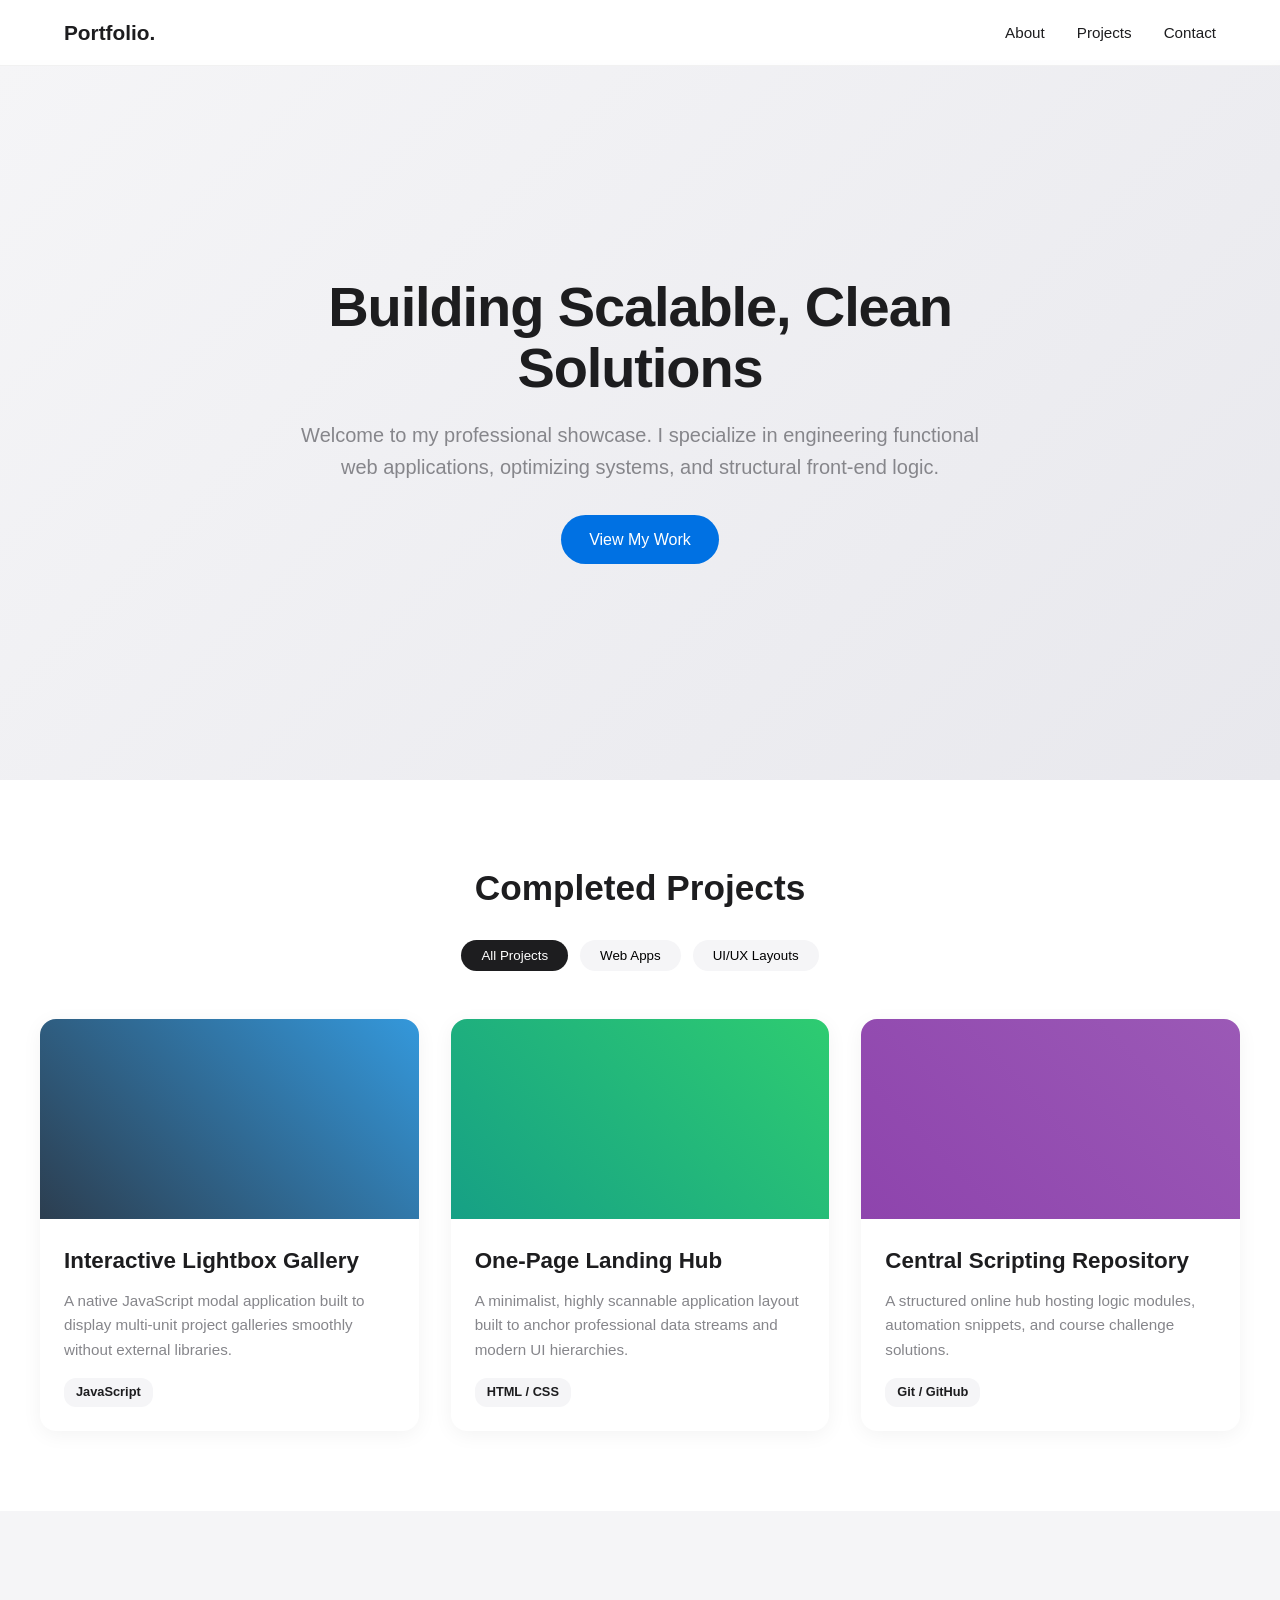
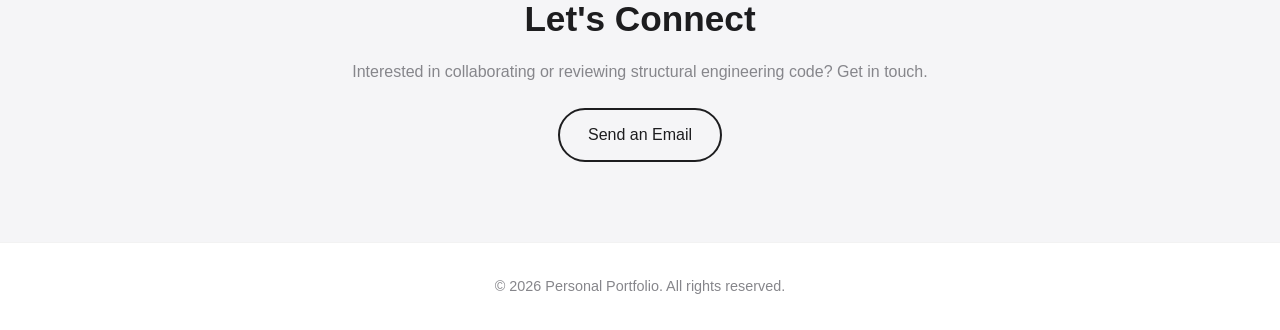
<file: Portfolio-Website-Submission/index.html>
<!DOCTYPE html>
<html lang="en">
<head>
    <meta charset="UTF-8">
    <meta name="viewport" content="width=device-width, initial-scale=1.0">
    <title>Professional Project Portfolio</title>
    <link rel="stylesheet" href="style.css">
</head>
<body>

    <nav class="navbar">
        <div class="nav-container">
            <a href="#" class="logo">Portfolio.</a>
            <ul class="nav-links">
                <li><a href="#about">About</a></li>
                <li><a href="#projects">Projects</a></li>
                <li><a href="#contact">Contact</a></li>
            </ul>
        </div>
    </nav>

    <header class="hero" id="about">
        <div class="hero-content">
            <h1>Building Scalable, Clean Solutions</h1>
            <p>Welcome to my professional showcase. I specialize in engineering functional web applications, optimizing systems, and structural front-end logic.</p>
            <a href="#projects" class="btn">View My Work</a>
        </div>
    </header>

    <section class="projects-section" id="projects">
        <div class="section-container">
            <h2 class="section-title">Completed Projects</h2>
            
            <div class="filter-buttons">
                <button class="filter-btn active" data-filter="all">All Projects</button>
                <button class="filter-btn" data-filter="web">Web Apps</button>
                <button class="filter-btn" data-filter="design">UI/UX Layouts</button>
            </div>

            <div class="projects-grid">
                <div class="project-card" data-category="web">
                    <div class="card-image img-one"></div>
                    <div class="card-content">
                        <h3>Interactive Lightbox Gallery</h3>
                        <p>A native JavaScript modal application built to display multi-unit project galleries smoothly without external libraries.</p>
                        <span class="tag">JavaScript</span>
                    </div>
                </div>

                <div class="project-card" data-category="design">
                    <div class="card-image img-two"></div>
                    <div class="card-content">
                        <h3>One-Page Landing Hub</h3>
                        <p>A minimalist, highly scannable application layout built to anchor professional data streams and modern UI hierarchies.</p>
                        <span class="tag">HTML / CSS</span>
                    </div>
                </div>

                <div class="project-card" data-category="web">
                    <div class="card-image img-three"></div>
                    <div class="card-content">
                        <h3>Central Scripting Repository</h3>
                        <p>A structured online hub hosting logic modules, automation snippets, and course challenge solutions.</p>
                        <span class="tag">Git / GitHub</span>
                    </div>
                </div>
            </div>
        </div>
    </section>

    <section class="contact-section" id="contact">
        <div class="contact-container">
            <h2>Let's Connect</h2>
            <p>Interested in collaborating or reviewing structural engineering code? Get in touch.</p>
            <a href="mailto:your-email@example.com" class="btn outline">Send an Email</a>
        </div>
    </section>

    <footer>
        <p>&copy; <span id="year"></span> Personal Portfolio. All rights reserved.</p>
    </footer>

    <script src="script.js"></script>
</body>
</html>
</file>
<file: Portfolio-Website-Submission/style.css>
/* Core Variables & Resets */
:root {
    --primary: #0071e3;
    --dark: #1d1d1f;
    --light: #f5f5f7;
    --white: #ffffff;
    --grey: #86868b;
    --transition: all 0.3s cubic-bezier(0.25, 0.8, 0.25, 1);
}

* {
    box-sizing: border-box;
    margin: 0;
    padding: 0;
}

html {
    scroll-behavior: smooth;
}

body {
    font-family: -apple-system, BlinkMacSystemFont, "Segoe UI", Roboto, sans-serif;
    color: var(--dark);
    background-color: var(--white);
    line-height: 1.6;
}

/* Navbar */
.navbar {
    position: fixed;
    top: 0;
    width: 100%;
    background: rgba(255, 255, 255, 0.8);
    backdrop-filter: blur(20px);
    z-index: 1000;
    border-bottom: 1px solid rgba(0,0,0,0.05);
}

.nav-container {
    max-width: 1200px;
    margin: 0 auto;
    padding: 16px 24px;
    display: flex;
    justify-content: space-between;
    align-items: center;
}

.logo {
    font-size: 1.3rem;
    font-weight: 700;
    color: var(--dark);
    text-decoration: none;
}

.nav-links {
    display: flex;
    list-style: none;
    gap: 32px;
}

.nav-links a {
    text-decoration: none;
    color: var(--dark);
    font-size: 0.95rem;
    font-weight: 500;
    transition: var(--transition);
}

.nav-links a:hover {
    color: var(--primary);
}

/* Hero Section */
.hero {
    height: 80vh;
    display: flex;
    align-items: center;
    background: linear-gradient(135deg, #f5f5f7 0%, #e8e8ed 100%);
    padding: 0 24px;
    margin-top: 60px;
}

.hero-content {
    max-width: 700px;
    margin: 0 auto;
    text-align: center;
}

.hero-content h1 {
    font-size: 3.5rem;
    line-height: 1.1;
    margin-bottom: 20px;
    font-weight: 700;
    letter-spacing: -0.02em;
}

.hero-content p {
    font-size: 1.25rem;
    color: var(--grey);
    margin-bottom: 32px;
}

/* Buttons */
.btn {
    display: inline-block;
    background: var(--primary);
    color: var(--white);
    padding: 12px 28px;
    border-radius: 30px;
    text-decoration: none;
    font-weight: 500;
    transition: var(--transition);
}

.btn:hover {
    background: #0077ed;
    transform: translateY(-2px);
}

.btn.outline {
    background: transparent;
    border: 2px solid var(--dark);
    color: var(--dark);
}

.btn.outline:hover {
    background: var(--dark);
    color: var(--white);
}

/* Projects Section */
.projects-section {
    padding: 80px 24px;
    background: var(--white);
}

.section-container {
    max-width: 1200px;
    margin: 0 auto;
}

.section-title {
    font-size: 2.2rem;
    text-align: center;
    margin-bottom: 24px;
}

/* Filter Controls */
.filter-buttons {
    display: flex;
    justify-content: center;
    gap: 12px;
    margin-bottom: 48px;
}

.filter-btn {
    background: var(--light);
    border: none;
    padding: 8px 20px;
    border-radius: 20px;
    cursor: pointer;
    font-weight: 500;
    transition: var(--transition);
}

.filter-btn.active, .filter-btn:hover {
    background: var(--dark);
    color: var(--white);
}

/* Grid layout */
.projects-grid {
    display: grid;
    grid-template-columns: repeat(auto-fit, minmax(320px, 1fr));
    gap: 32px;
}

.project-card {
    background: var(--white);
    border-radius: 16px;
    overflow: hidden;
    box-shadow: 0 4px 20px rgba(0,0,0,0.05);
    transition: var(--transition);
}

.project-card:hover {
    transform: translateY(-6px);
    box-shadow: 0 12px 30px rgba(0,0,0,0.1);
}

.card-image {
    height: 200px;
    background-color: #e8e8ed;
}

/* Placeholders for project visuals */
.img-one { background: linear-gradient(45deg, #2c3e50, #3498db); }
.img-two { background: linear-gradient(45deg, #16a085, #2ecc71); }
.img-three { background: linear-gradient(45deg, #8e44ad, #9b59b6); }

.card-content {
    padding: 24px;
}

.card-content h3 {
    margin-bottom: 10px;
    font-size: 1.4rem;
}

.card-content p {
    color: var(--grey);
    font-size: 0.95rem;
    margin-bottom: 16px;
}

.tag {
    display: inline-block;
    background: var(--light);
    font-size: 0.8rem;
    padding: 4px 12px;
    border-radius: 12px;
    font-weight: 600;
}

/* Contact Section */
.contact-section {
    background: var(--light);
    padding: 80px 24px;
    text-align: center;
}

.contact-container h2 {
    font-size: 2.2rem;
    margin-bottom: 12px;
}

.contact-container p {
    color: var(--grey);
    margin-bottom: 24px;
}

/* Footer */
footer {
    padding: 32px;
    text-align: center;
    font-size: 0.9rem;
    color: var(--grey);
    border-top: 1px solid rgba(0,0,0,0.05);
}

@media (max-width: 768px) {
    .hero-content h1 { font-size: 2.4rem; }
    .nav-links { display: none; }
}
</file>
